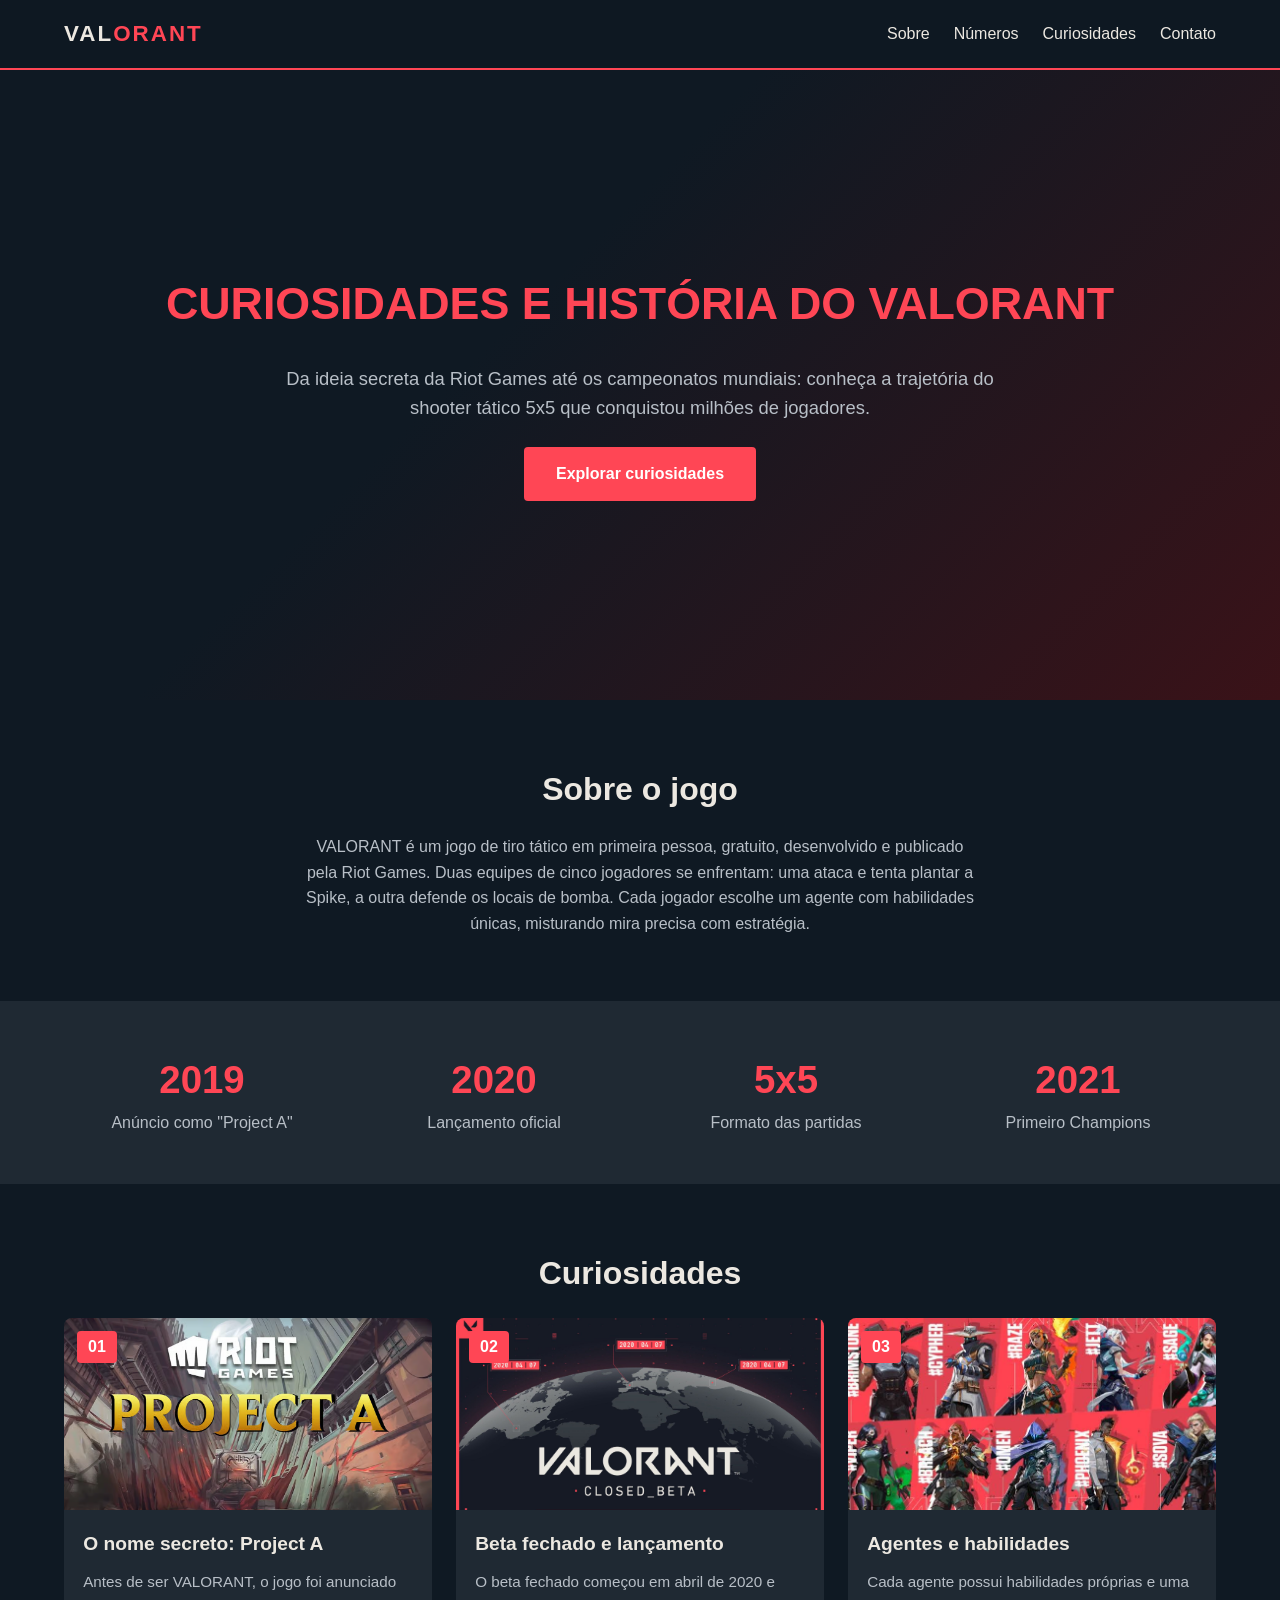
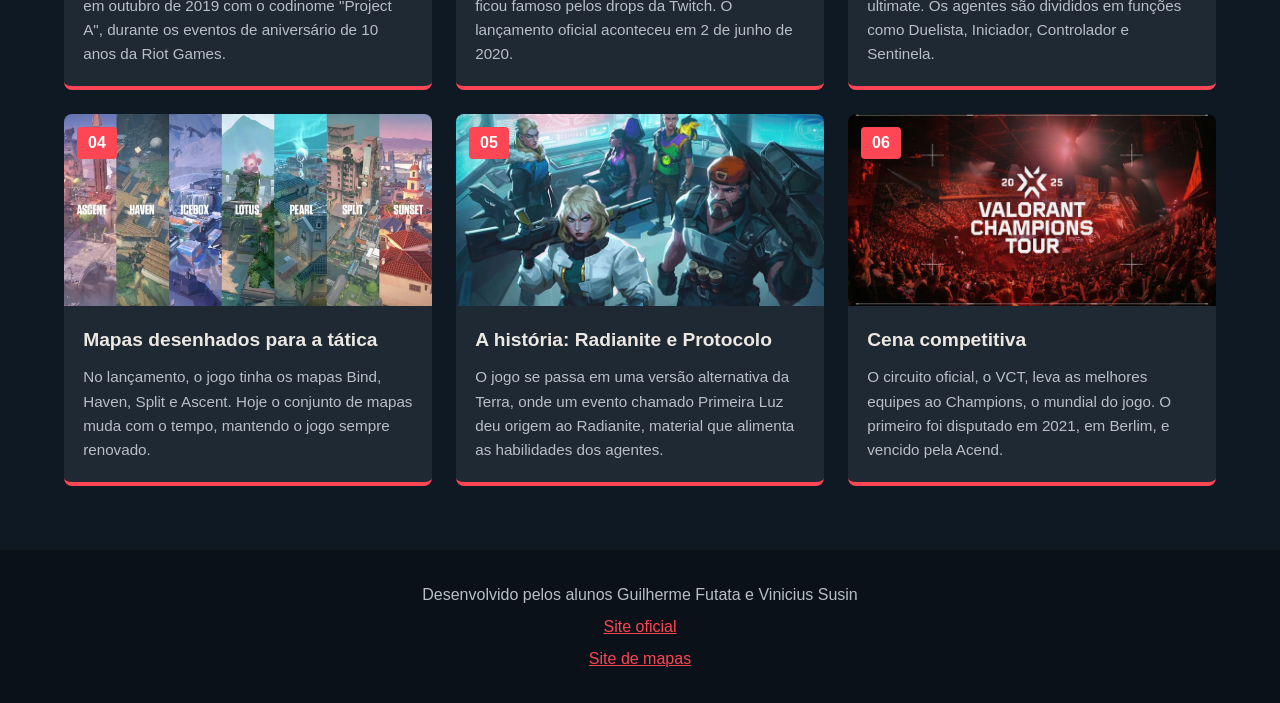
<file: index.html>
<!DOCTYPE html>
<html lang="pt-BR">

<head>
    <meta charset="UTF-8">
    <meta name="viewport" content="width=device-width, initial-scale=1.0">
    <meta name="description" content="Curiosidades e história do VALORANT">
    <title>VALORANT</title>
    <link rel="stylesheet" href="style.css">
    <link rel="icon" href="imagem/icone Valorant.jpg" type="imagem">
</head>

<body>
    <header class="topo" id="topo">
        <a class="logo" href="#topo">VAL<span>ORANT</span></a>
        <nav>
            <ul class="menu">
                <li><a href="#sobre">Sobre</a></li>
                <li><a href="#numeros">Números</a></li>
                <li><a href="#curiosidades">Curiosidades</a></li>
                <li><a href="#contato">Contato</a></li>
            </ul>
        </nav>
    </header>

    <main>
        <section class="hero">
            <h1>Curiosidades e História do VALORANT</h1>
            <p>Da ideia secreta da Riot Games até os campeonatos mundiais: conheça a trajetória do shooter tático 5x5
                que conquistou milhões de jogadores.</p>
            <a class="botao" href="#curiosidades">Explorar curiosidades</a>
        </section>

        <section class="sobre" id="sobre">
            <h2>Sobre o jogo</h2>
            <p>VALORANT é um jogo de tiro tático em primeira pessoa, gratuito, desenvolvido e publicado pela Riot Games.
                Duas equipes de cinco jogadores se enfrentam: uma ataca e tenta plantar a Spike, a outra defende os
                locais de bomba. Cada jogador escolhe um agente com habilidades únicas, misturando mira precisa com
                estratégia.</p>
        </section>

        <section class="numeros" id="numeros">
            <div class="numero">
                <strong>2019</strong>
                <span>Anúncio como "Project A"</span>
            </div>
            <div class="numero">
                <strong>2020</strong>
                <span>Lançamento oficial</span>
            </div>
            <div class="numero">
                <strong>5x5</strong>
                <span>Formato das partidas</span>
            </div>
            <div class="numero">
                <strong>2021</strong>
                <span>Primeiro Champions</span>
            </div>
        </section>

        <section class="curiosidades" id="curiosidades">
            <h2>Curiosidades</h2>
            <div class="grade">
                <article class="card">
                    <span class="selo">01</span>
                    <img src="imagem/Project-A-Everything-we-know-Feature-Image.avif" alt="Imagem da origem do jogo">
                    <div class="card-texto">
                        <h3>O nome secreto: Project A</h3>
                        <p>Antes de ser VALORANT, o jogo foi anunciado em outubro de 2019 com o codinome "Project A",
                            durante os eventos de aniversário de 10 anos da Riot Games.</p>
                    </div>
                </article>

                <article class="card">
                    <span class="selo">02</span>
                    <img src="imagem/Beta.jpg" alt="Imagem do lançamento">
                    <div class="card-texto">
                        <h3>Beta fechado e lançamento</h3>
                        <p>O beta fechado começou em abril de 2020 e ficou famoso pelos drops da Twitch. O lançamento
                            oficial aconteceu em 2 de junho de 2020.</p>
                    </div>
                </article>

                <article class="card">
                    <span class="selo">03</span>
                    <img src="imagem/agentes valorant.jpg" alt="Imagem dos agentes">
                    <div class="card-texto">
                        <h3>Agentes e habilidades</h3>
                        <p>Cada agente possui habilidades próprias e uma ultimate. Os agentes são divididos em funções
                            como Duelista, Iniciador, Controlador e Sentinela.</p>
                    </div>
                </article>

                <article class="card">
                    <span class="selo">04</span>
                    <img src="imagem/todos-os-mapas-valorant.webp" alt="Imagem dos mapas">
                    <div class="card-texto">
                        <h3>Mapas desenhados para a tática</h3>
                        <p>No lançamento, o jogo tinha os mapas Bind, Haven, Split e Ascent. Hoje o conjunto de mapas
                            muda com o tempo, mantendo o jogo sempre renovado.</p>
                    </div>
                </article>

                <article class="card">
                    <span class="selo">05</span>
                    <img src="imagem/lore valorant.avif" alt="Imagem da história do jogo">
                    <div class="card-texto">
                        <h3>A história: Radianite e Protocolo</h3>
                        <p>O jogo se passa em uma versão alternativa da Terra, onde um evento chamado Primeira Luz deu
                            origem ao Radianite, material que alimenta as habilidades dos agentes.</p>
                    </div>
                </article>

                <article class="card">
                    <span class="selo">06</span>
                    <img src="imagem/vct valorant.jpg" alt="Imagem da cena competitiva">
                    <div class="card-texto">
                        <h3>Cena competitiva</h3>
                        <p>O circuito oficial, o VCT, leva as melhores equipes ao Champions, o mundial do jogo. O
                            primeiro foi disputado em 2021, em Berlim, e vencido pela Acend.</p>
                    </div>
                </article>
            </div>
        </section>
    </main>

    <footer class="rodape" id="contato">
        <p>Desenvolvido pelos alunos Guilherme Futata e Vinicius Susin</p>
        <a href="https://playvalorant.com" target="_blank" rel="noopener">Site oficial</a>
        <a href="mapas.html" target="_blank" rel="noopener" >Site de mapas</a>
    </footer>
</body>

</html>
</file>
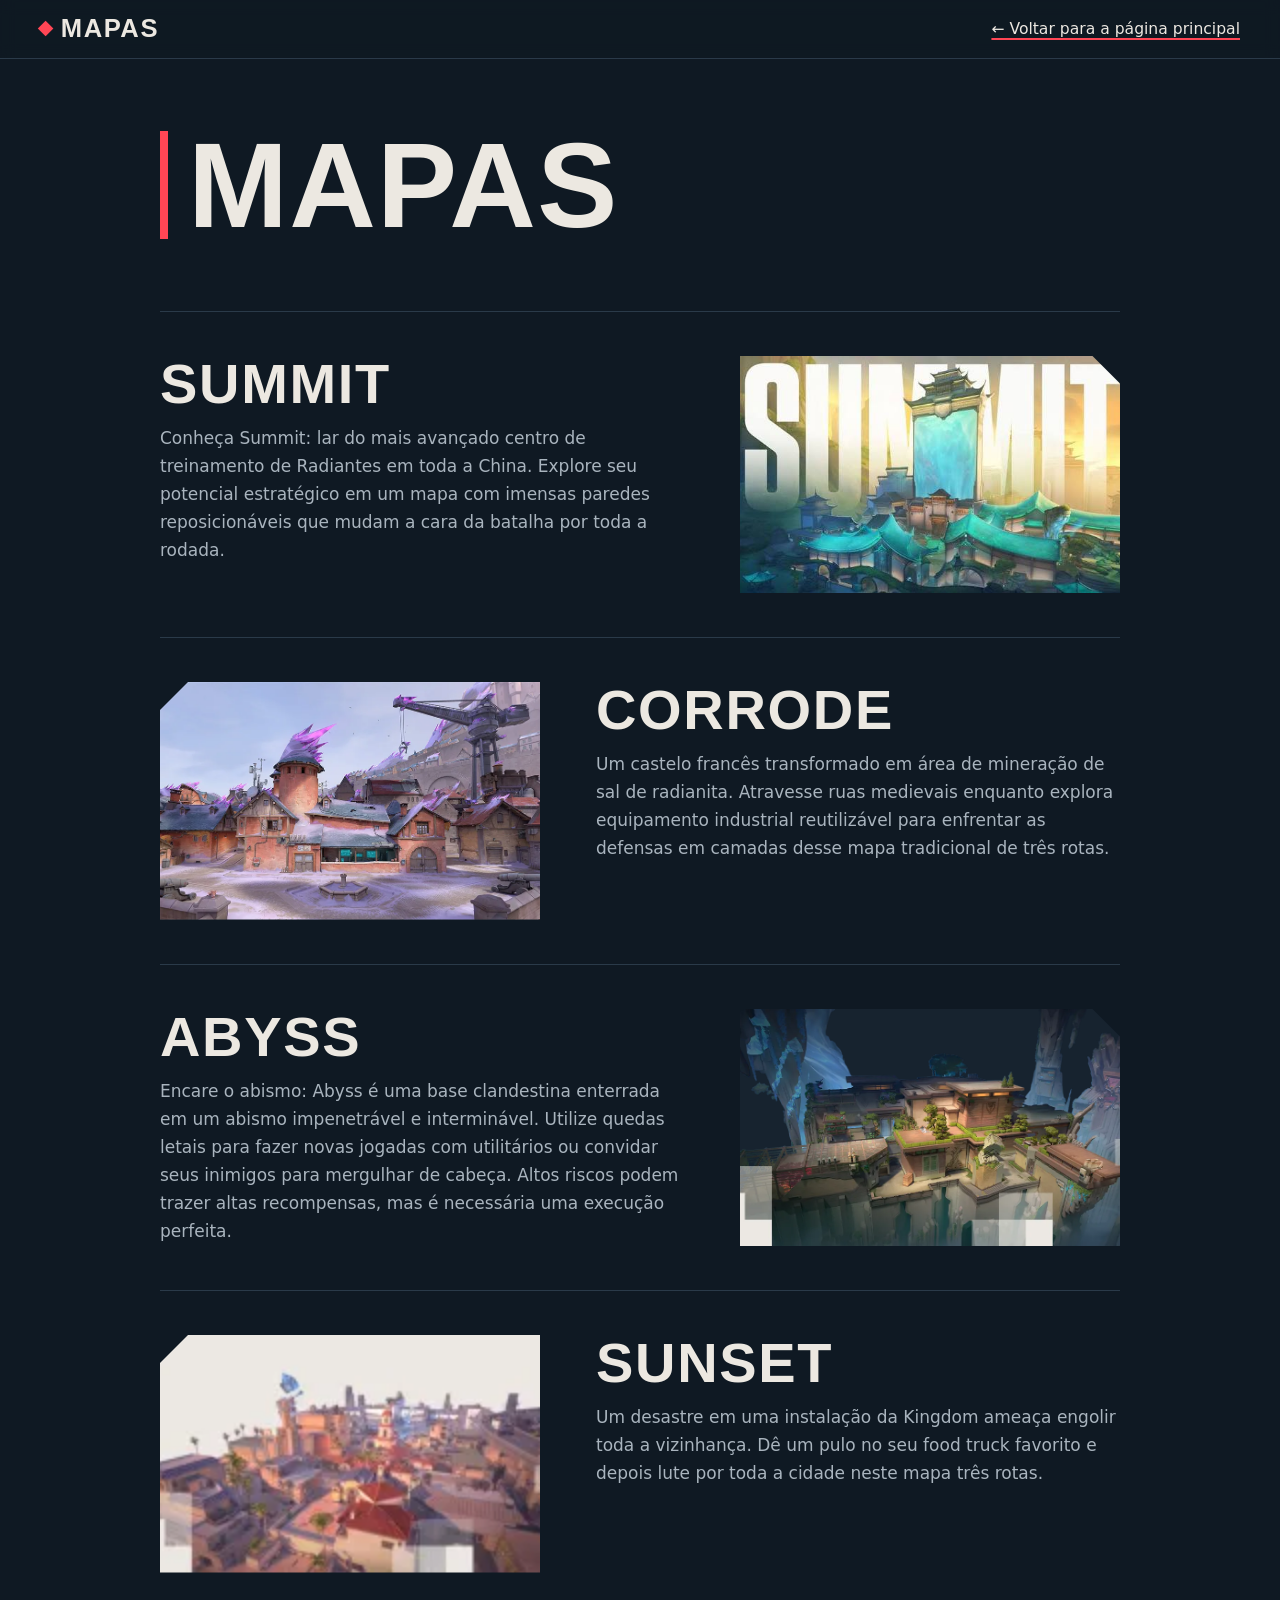
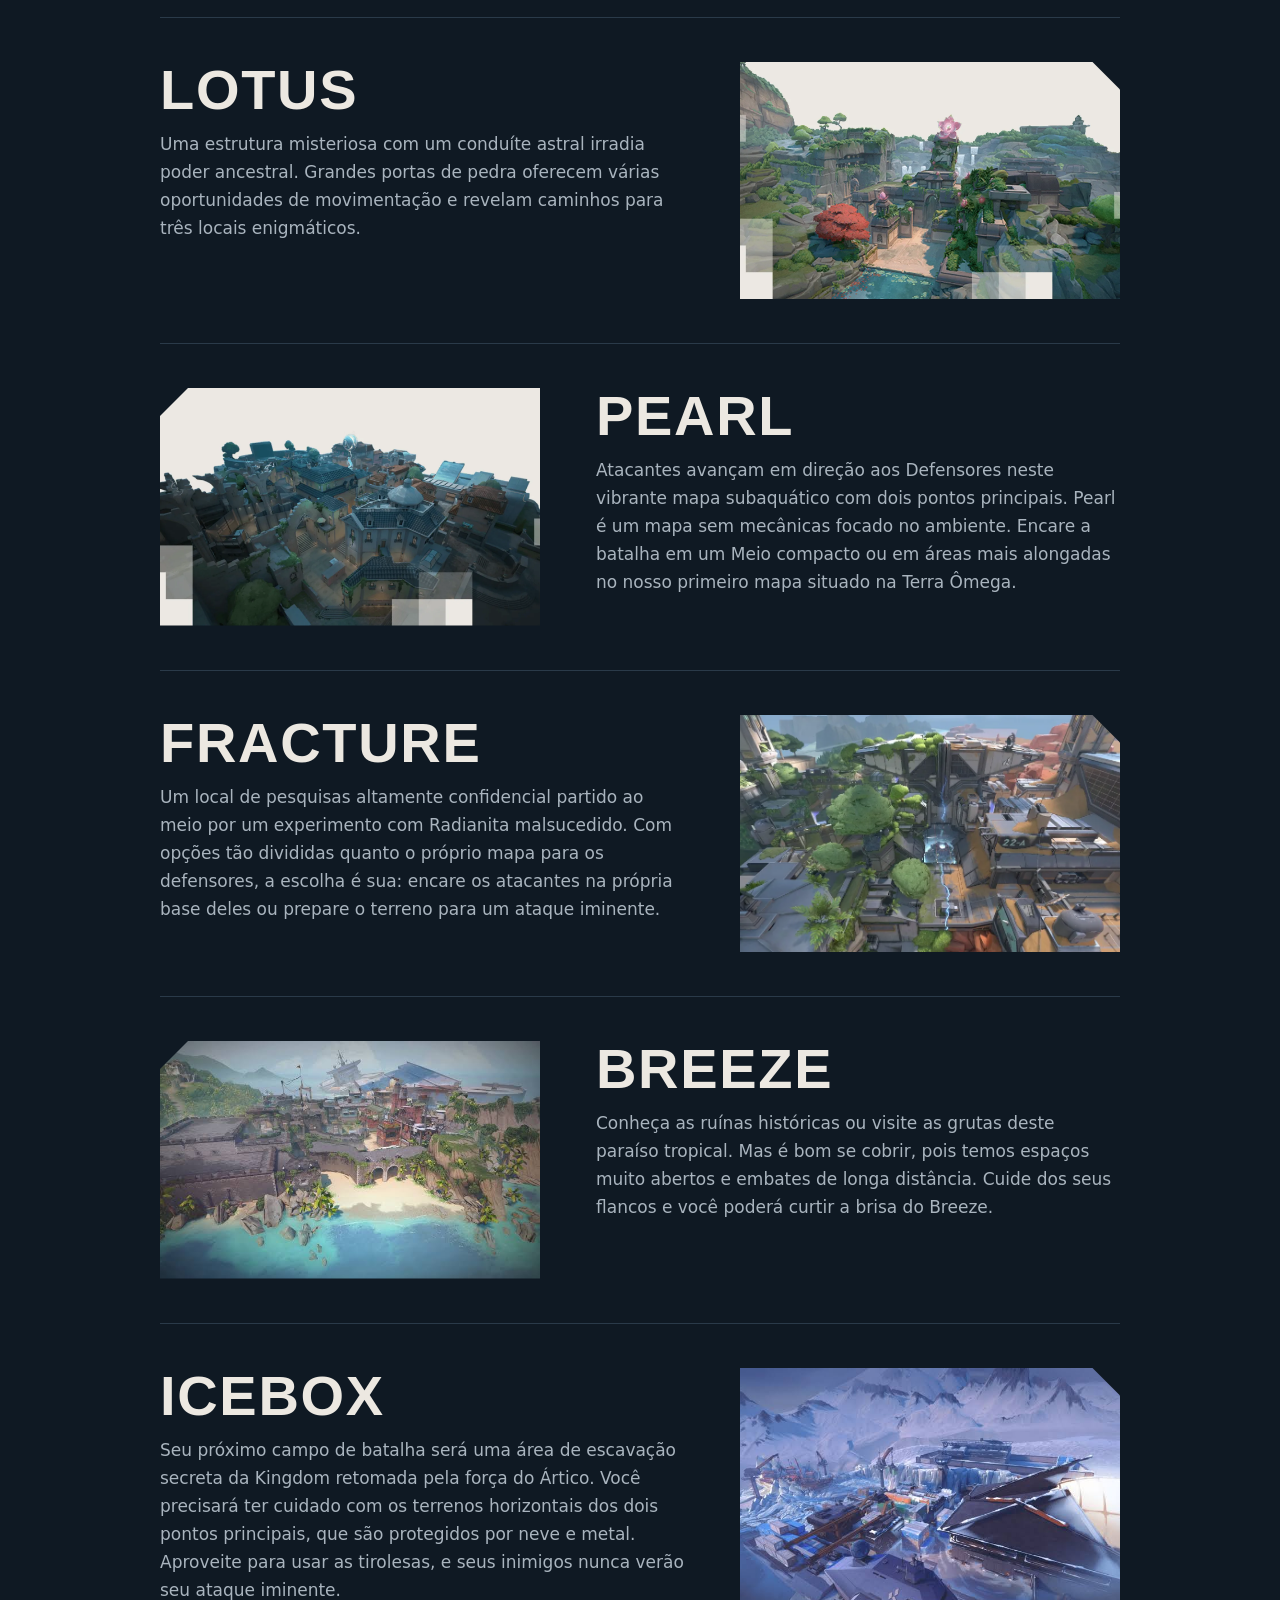
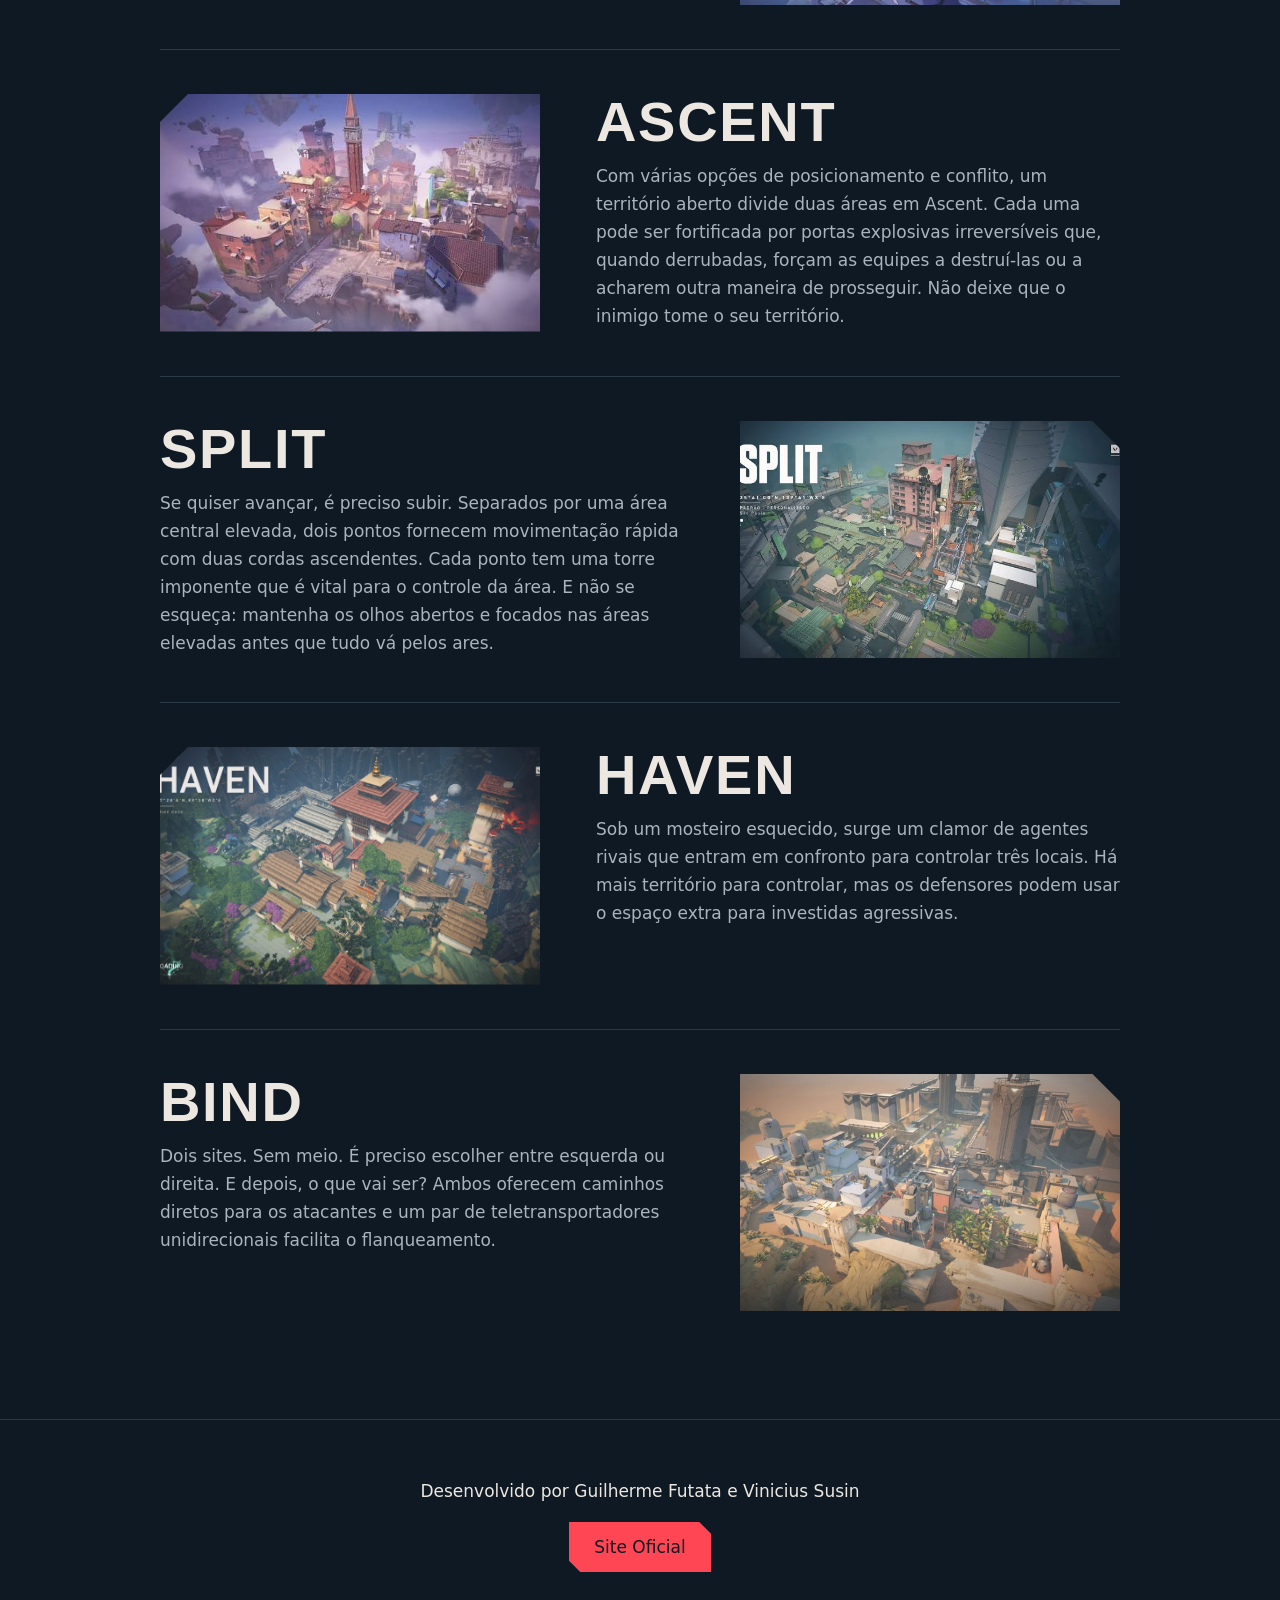
<file: mapas.html>
<!doctype html>
<html lang="pt-BR">
  <head>
    <meta charset="UTF-8" />
    <meta name="viewport" content="width=device-width, initial-scale=1.0" />
    <title>Mapas valorant</title>
    <link rel="icon" href="imagem/icone Valorant.jpg" type="" />

    <!-- fontes do google fonts -->

    <!-- usa o mesmo css da página principal -->
    <link rel="stylesheet" href="mapas.css" />
  </head>
  <body>
    <!-- topo da página -->
    <header id="topo">
      <h1>Mapas</h1>
      <nav>
        <!-- link pra voltar pra página principal -->
        <a href="index.html">← Voltar para a página principal</a>
      </nav>
    </header>

    <main>
      <h1>Mapas</h1>

      <section class="caixa">
        <h2>Summit</h2>
        <p>
          Conheça Summit: lar do mais avançado centro de treinamento de
          Radiantes em toda a China. Explore seu potencial estratégico em um
          mapa com imensas paredes reposicionáveis que mudam a cara da batalha
          por toda a rodada.
        </p>
        <img src="imagem/Summit.jpg" width="300" alt="" />
      </section>

      <section class="caixa">
        <h2>Corrode</h2>
        <article>
          <p>
            Um castelo francês transformado em área de mineração de sal de
            radianita. Atravesse ruas medievais enquanto explora equipamento
            industrial reutilizável para enfrentar as defensas em camadas desse
            mapa tradicional de três rotas.
          </p>
          <img src="imagem/Corrode.webp" width="300" alt="" />
        </article>
      </section>

      <section>
        <h2>Abyss</h2>
        <p>
          Encare o abismo: Abyss é uma base clandestina enterrada em um abismo
          impenetrável e interminável. Utilize quedas letais para fazer novas
          jogadas com utilitários ou convidar seus inimigos para mergulhar de
          cabeça. Altos riscos podem trazer altas recompensas, mas é necessária
          uma execução perfeita.
        </p>
        <img src="imagem/Abyss.webp" width="300" alt="" />
      </section>

      <section>
        <h2>Sunset</h2>
        <p>
          Um desastre em uma instalação da Kingdom ameaça engolir toda a
          vizinhança. Dê um pulo no seu food truck favorito e depois lute por
          toda a cidade neste mapa três rotas.
        </p>
        <img src="imagem/Sunset.webp" width="300" alt="" />
      </section>

      <section>
        <h2>Lotus</h2>
        <p>
          Uma estrutura misteriosa com um conduíte astral irradia poder
          ancestral. Grandes portas de pedra oferecem várias oportunidades de
          movimentação e revelam caminhos para três locais enigmáticos.
        </p>
        <img src="imagem/Lotus.webp" width="300" alt="" />
      </section>

      <section>
        <h2>Pearl</h2>
        <p>
          Atacantes avançam em direção aos Defensores neste vibrante mapa
          subaquático com dois pontos principais. Pearl é um mapa sem mecânicas
          focado no ambiente. Encare a batalha em um Meio compacto ou em áreas
          mais alongadas no nosso primeiro mapa situado na Terra Ômega.
        </p>
        <img src="imagem/Pearl.webp" width="300" alt="" />
      </section>

      <section>
        <h2>Fracture</h2>
        <p>
          Um local de pesquisas altamente confidencial partido ao meio por um
          experimento com Radianita malsucedido. Com opções tão divididas quanto
          o próprio mapa para os defensores, a escolha é sua: encare os
          atacantes na própria base deles ou prepare o terreno para um ataque
          iminente.
        </p>
        <img src="imagem/Fracture.webp" width="300" alt="" />
      </section>

      <section>
        <h2>Breeze</h2>
        <p>
          Conheça as ruínas históricas ou visite as grutas deste paraíso
          tropical. Mas é bom se cobrir, pois temos espaços muito abertos e
          embates de longa distância. Cuide dos seus flancos e você poderá
          curtir a brisa do Breeze.
        </p>
        <img src="imagem/Breeze.jpg" width="300" alt="" />
      </section>

      <section>
        <h2>Icebox</h2>
        <p>
          Seu próximo campo de batalha será uma área de escavação secreta da
          Kingdom retomada pela força do Ártico. Você precisará ter cuidado com
          os terrenos horizontais dos dois pontos principais, que são protegidos
          por neve e metal. Aproveite para usar as tirolesas, e seus inimigos
          nunca verão seu ataque iminente.
        </p>
        <img src="imagem/icebox.jpg" width="300" alt="" />
      </section>

      <section>
        <h2>Ascent</h2>
        <p>
          Com várias opções de posicionamento e conflito, um território aberto
          divide duas áreas em Ascent. Cada uma pode ser fortificada por portas
          explosivas irreversíveis que, quando derrubadas, forçam as equipes a
          destruí-las ou a acharem outra maneira de prosseguir. Não deixe que o
          inimigo tome o seu território.
        </p>
        <img src="imagem/ascent.jpg" width="300" alt="" />
      </section>

      <section>
        <h2>Split</h2>
        <p>
          Se quiser avançar, é preciso subir. Separados por uma área central
          elevada, dois pontos fornecem movimentação rápida com duas cordas
          ascendentes. Cada ponto tem uma torre imponente que é vital para o
          controle da área. E não se esqueça: mantenha os olhos abertos e
          focados nas áreas elevadas antes que tudo vá pelos ares.
        </p>
        <img src="imagem/split.jpg" width="300" alt="" />
      </section>

      <section>
        <h2>Haven</h2>
        <p>
          Sob um mosteiro esquecido, surge um clamor de agentes rivais que
          entram em confronto para controlar três locais. Há mais território
          para controlar, mas os defensores podem usar o espaço extra para
          investidas agressivas.
        </p>
        <img src="imagem/haven.jpg" width="300" alt="" />
      </section>

      <section>
        <h2>Bind</h2>
        <p>
          Dois sites. Sem meio. É preciso escolher entre esquerda ou direita. E
          depois, o que vai ser? Ambos oferecem caminhos diretos para os
          atacantes e um par de teletransportadores unidirecionais facilita o
          flanqueamento.
        </p>
        <img src="imagem/Bind.jpg" width="300" alt="">
      </section>
    </main>

    <!-- rodapé -->
    <footer>
      <!-- link interno pro topo -->
      <p>Desenvolvido por Guilherme Futata e Vinicius Susin</p>
      <a href="https://playvalorant.com/pt-br/" target="_blank" >Site Oficial</a>
    </footer>
  </body>
</html>
</file>
<file: style.css>
:root {
    --fundo: #0f1923;
    --superficie: #1f2933;
    --destaque: #ff4655;
    --texto: #ece8e1;
    --texto-suave: #b8bfc7;
}

* {
    margin: 0;
    padding: 0;
    box-sizing: border-box;
}

html {
    scroll-behavior: smooth;
}

body {
    font-family: Arial, Helvetica, sans-serif;
    background-color: var(--fundo);
    color: var(--texto);
    line-height: 1.6;
}

a {
    color: inherit;
    text-decoration: none;
}

ul {
    list-style: none;
}

img {
    max-width: 100%;
    display: block;
}

/* Cabeçalho */
.topo {
    position: sticky;
    top: 0;
    z-index: 10;
    display: flex;
    justify-content: space-between;
    align-items: center;
    padding: 1rem 5%;
    background-color: rgba(15, 25, 35, 0.95);
    border-bottom: 2px solid var(--destaque);
}

.logo {
    font-size: 1.4rem;
    font-weight: bold;
    letter-spacing: 2px;
}

.logo span {
    color: var(--destaque);
}

.menu {
    display: flex;
    flex-flow: row wrap;
    gap: 1.5rem;
}

.menu a {
    padding: 0.4rem 0;
    border-bottom: 2px solid transparent;
    transition: border-color 0.3s, color 0.3s;
}

.menu a:hover {
    color: var(--destaque);
    border-color: var(--destaque);
}

.hero {
    display: flex;
    flex-direction: column;
    justify-content: center;
    align-items: center;
    text-align: center;
    gap: 1.5rem;
    min-height: 70vh;
    padding: 4rem 8%;
    background: linear-gradient(135deg, #0f1923 40%, #3a1218);
    animation: aparecer 1s ease;
}

.hero h1 {
    font-size: 2.8rem;
    text-transform: uppercase;
    color: var(--destaque);
}

.hero p {
    max-width: 45rem;
    font-size: 1.15rem;
    color: var(--texto-suave);
}

.botao {
    padding: 0.9rem 2rem;
    background-color: var(--destaque);
    color: #fff;
    font-weight: bold;
    border-radius: 4px;
    animation: pulsar 2s infinite;
    transition: background-color 0.3s;
}

.botao:hover {
    background-color: #d93a49;
}

.sobre {
    max-width: 50rem;
    margin: 0 auto;
    padding: 4rem 5%;
    text-align: center;
}

.sobre h2,
.curiosidades h2 {
    margin-bottom: 1.2rem;
    font-size: 2rem;
    text-align: center;
}

.sobre p {
    color: var(--texto-suave);
}

.numeros {
    display: grid;
    grid-template-columns: repeat(4, 1fr);
    gap: 1rem;
    padding: 2rem 5%;
    background-color: var(--superficie);
}

.numero {
    display: flex;
    flex-direction: column;
    align-items: center;
    text-align: center;
    padding: 1rem;
}

.numero strong {
    font-size: 2.4rem;
    color: var(--destaque);
}

.numero span {
    color: var(--texto-suave);
}

/* Cards */
.curiosidades {
    padding: 4rem 5%;
}

.grade {
    display: grid;
    grid-template-columns: repeat(3, 1fr);
    grid-auto-rows: minmax(100px, auto);
    gap: 1.5rem;
}

.card {
    position: relative;
    display: flex;
    flex-direction: column;
    overflow: hidden;
    background-color: var(--superficie);
    border-radius: 8px;
    border-bottom: 4px solid var(--destaque);
    animation: subir 0.8s ease both;
    transition: transform 0.3s, box-shadow 0.3s;
}

.card:nth-child(2) {
    animation-delay: 0.1s;
}

.card:nth-child(3) {
    animation-delay: 0.2s;
}

.card:nth-child(4) {
    animation-delay: 0.3s;
}

.card:nth-child(5) {
    animation-delay: 0.4s;
}

.card:nth-child(6) {
    animation-delay: 0.5s;
}

.card:hover {
    transform: translateY(-8px);
    box-shadow: 0 12px 24px rgba(255, 70, 85, 0.3);
}

.card img {
    width: 100%;
    height: 12rem;
    object-fit: cover;
    transition: transform 0.4s;
}

.card:hover img {
    transform: scale(1.08);
}

.selo {
    position: absolute;
    top: 0.8rem;
    left: 0.8rem;
    z-index: 2;
    padding: 0.2rem 0.7rem;
    background-color: var(--destaque);
    color: #fff;
    font-weight: bold;
    border-radius: 4px;
}

.card-texto {
    display: flex;
    flex-direction: column;
    gap: 0.6rem;
    padding: 1.2rem;
}

.card-texto h3 {
    font-size: 1.2rem;
}

.card-texto p {
    color: var(--texto-suave);
    font-size: 0.95rem;
}

/* Rodapé */
.rodape {
    display: flex;
    flex-direction: column;
    align-items: center;
    gap: 0.4rem;
    padding: 2rem 5%;
    text-align: center;
    background-color: #0a1118;
    color: var(--texto-suave);
}

.rodape a {
    color: var(--destaque);
    text-decoration: underline;
}

/* Botão voltar ao topo */
.voltar {
    position: fixed;
    right: 1.5rem;
    bottom: 1.5rem;
    z-index: 20;
    display: flex;
    justify-content: center;
    align-items: center;
    width: 3rem;
    height: 3rem;
    background-color: var(--destaque);
    color: #fff;
    font-size: 1.5rem;
    border-radius: 50%;
    transition: transform 0.3s;
}

.voltar:hover {
    transform: scale(1.15);
}

@keyframes aparecer {
    from {
        opacity: 0;
    }

    to {
        opacity: 1;
    }
}

@keyframes subir {
    from {
        opacity: 0;
        transform: translateY(30px);
    }

    to {
        opacity: 1;
        transform: translateY(0);
    }
}

@keyframes pulsar {

    0%,
    100% {
        box-shadow: 0 0 0 0 rgba(255, 70, 85, 0.6);
    }

    50% {
        box-shadow: 0 0 0 12px rgba(255, 70, 85, 0);
    }
}

/* Tablet */
@media (max-width: 900px) {
    .grade {
        grid-template-columns: repeat(2, 1fr);
    }

    .numeros {
        grid-template-columns: repeat(2, 1fr);
    }

    .hero h1 {
        font-size: 2.2rem;
    }
}

/* Celular */
@media (max-width: 600px) {
    .topo {
        flex-direction: column;
        gap: 0.8rem;
    }

    .menu {
        justify-content: center;
        gap: 1rem;
    }

    .grade {
        grid-template-columns: 1fr;
    }

    .hero {
        min-height: 60vh;
    }

    .hero h1 {
        font-size: 1.7rem;
    }

    .numero strong {
        font-size: 1.8rem;
    }
}
</file>
<file: mapas.css>
:root {
  --fundo: #0f1923;
  --painel: #17232f;
  --linha: #2a3a49;
  --texto: #ece8e1;
  --texto-suave: #a9b4be;
  --destaque: #ff4655;

  --fonte-titulo: "Big Shoulders Display", "Arial Narrow", Impact, sans-serif;
  --fonte-texto: "Barlow", system-ui, -apple-system, "Segoe UI", sans-serif;

  --largura-pagina: 1040px;
  --largura-imagem: 380px;
  --corte: 28px; /* tamanho do canto cortado nas imagens */
}

/*base*/

*,
*::before,
*::after {
  box-sizing: border-box;
}

html {
  scroll-padding-top: 5rem; /* evita que o header fixo cubra o destino do link */
}

@media (prefers-reduced-motion: no-preference) {
  html {
    scroll-behavior: smooth;
  }
}

body {
  margin: 0;
  background: var(--fundo);
  color: var(--texto);
  font-family: var(--fonte-texto);
  font-size: 1.0625rem;
  line-height: 1.65;
  -webkit-font-smoothing: antialiased;
}

a {
  color: var(--texto);
  text-decoration-color: var(--destaque);
  text-decoration-thickness: 2px;
  text-underline-offset: 0.25em;
}

a:hover {
  color: var(--destaque);
}

:focus-visible {
  outline: 3px solid var(--destaque);
  outline-offset: 3px;
}

/*topo */

#topo {
  position: sticky;
  top: 0;
  z-index: 10;
  display: flex;
  flex-wrap: wrap;
  align-items: center;
  justify-content: space-between;
  gap: 0.5rem 1.5rem;
  padding: 0.9rem clamp(1rem, 4vw, 2.5rem);
  background: rgba(15, 25, 35, 0.92);
  backdrop-filter: blur(8px);
  border-bottom: 1px solid var(--linha);
}

#topo h1 {
  display: flex;
  align-items: center;
  gap: 0.6rem;
  margin: 0;
  font-family: var(--fonte-titulo);
  font-size: 1.6rem;
  font-weight: 800;
  letter-spacing: 0.06em;
  text-transform: uppercase;
  line-height: 1;
}

/* losango vermelho, referência ao logo do jogo */
#topo h1::before {
  content: "";
  width: 0.7rem;
  height: 0.7rem;
  background: var(--destaque);
  transform: rotate(45deg);
}

#topo nav a {
  font-weight: 500;
  font-size: 0.975rem;
}

/*conteúdo*/

main {
  max-width: var(--largura-pagina);
  margin: 0 auto;
  padding: clamp(2rem, 6vw, 4.5rem) clamp(1rem, 4vw, 2.5rem) 2rem;
}

/* título principal da página */
main > h1 {
  margin: 0 0 clamp(2.5rem, 6vw, 4.5rem);
  padding-left: 1.25rem;
  border-left: 8px solid var(--destaque);
  font-family: var(--fonte-titulo);
  font-size: clamp(3.5rem, 11vw, 7.5rem);
  font-weight: 800;
  line-height: 0.9;
  letter-spacing: 0.01em;
  text-transform: uppercase;
}

/* Vale para todas as <section>, com ou sem a classe .caixa */

main > section {
  display: grid;
  grid-template-columns: minmax(0, 1fr) minmax(0, var(--largura-imagem));
  grid-template-rows: auto 1fr;
  column-gap: clamp(1.5rem, 5vw, 3.5rem);
  row-gap: 0.75rem;
  padding: clamp(1.75rem, 4vw, 2.75rem) 0;
  border-top: 1px solid var(--linha);
}

/* o <article> dentro de Corrode some do layout para que p e img entrem no grid */
main > section > article {
  display: contents;
}

main > section h2 {
  grid-column: 1;
  grid-row: 1;
  align-self: end;
  margin: 0;
  font-family: var(--fonte-titulo);
  font-size: clamp(2.25rem, 5vw, 3.5rem);
  font-weight: 700;
  line-height: 1;
  letter-spacing: 0.03em;
  text-transform: uppercase;
}

main > section p {
  grid-column: 1;
  grid-row: 2;
  align-self: start;
  max-width: 60ch;
  margin: 0;
  color: var(--texto-suave);
}

main > section img {
  grid-column: 2;
  grid-row: 1 / span 2;
  align-self: center;
  display: block;
  width: 100%;          /* sobrescreve o width="300" do HTML */
  height: auto;
  aspect-ratio: 16 / 10;
  object-fit: cover;
  background: var(--painel); /* aparece se a imagem não carregar */
  clip-path: polygon(
    0 0,
    calc(100% - var(--corte)) 0,
    100% var(--corte),
    100% 100%,
    0 100%
  );
}

/* mapas pares: imagem à esquerda, texto à direita */
main > section:nth-of-type(even) {
  grid-template-columns: minmax(0, var(--largura-imagem)) minmax(0, 1fr);
}

main > section:nth-of-type(even) h2,
main > section:nth-of-type(even) p {
  grid-column: 2;
}

main > section:nth-of-type(even) img {
  grid-column: 1;
  clip-path: polygon(
    var(--corte) 0,
    100% 0,
    100% 100%,
    0 100%,
    0 var(--corte)
  );
}

/* ---------- rodapé ---------- */

footer {
  margin-top: 2rem;
  padding: 2.5rem 1rem 3rem;
  text-align: center;
  border-top: 1px solid var(--linha);
}

footer a {
  display: inline-block;
  padding: 0.7rem 1.6rem;
  background: var(--destaque);
  color: var(--fundo);
  font-weight: 500;
  text-decoration: none;
  clip-path: polygon(0 0, calc(100% - 12px) 0, 100% 12px, 100% 100%, 12px 100%, 0 calc(100% - 12px));
}

footer a:hover {
  background: var(--texto);
  color: var(--fundo);
}

footer a:focus-visible {
  outline-offset: 4px;
}

/*celular e tablet*/

@media (max-width: 760px) {
  main > section,
  main > section:nth-of-type(even) {
    grid-template-columns: minmax(0, 1fr);
    grid-template-rows: auto;
  }

  /* ordem: título, imagem, texto */
  main > section h2,
  main > section:nth-of-type(even) h2 {
    grid-column: 1;
    grid-row: 1;
  }

  main > section img,
  main > section:nth-of-type(even) img {
    grid-column: 1;
    grid-row: 2;
    margin: 0.5rem 0 0.75rem;
    clip-path: polygon(
      0 0,
      calc(100% - 20px) 0,
      100% 20px,
      100% 100%,
      0 100%
    );
  }

  main > section p,
  main > section:nth-of-type(even) p {
    grid-column: 1;
    grid-row: 3;
  }

  main > h1 {
    border-left-width: 6px;
    padding-left: 1rem;
  }
}
</file>
